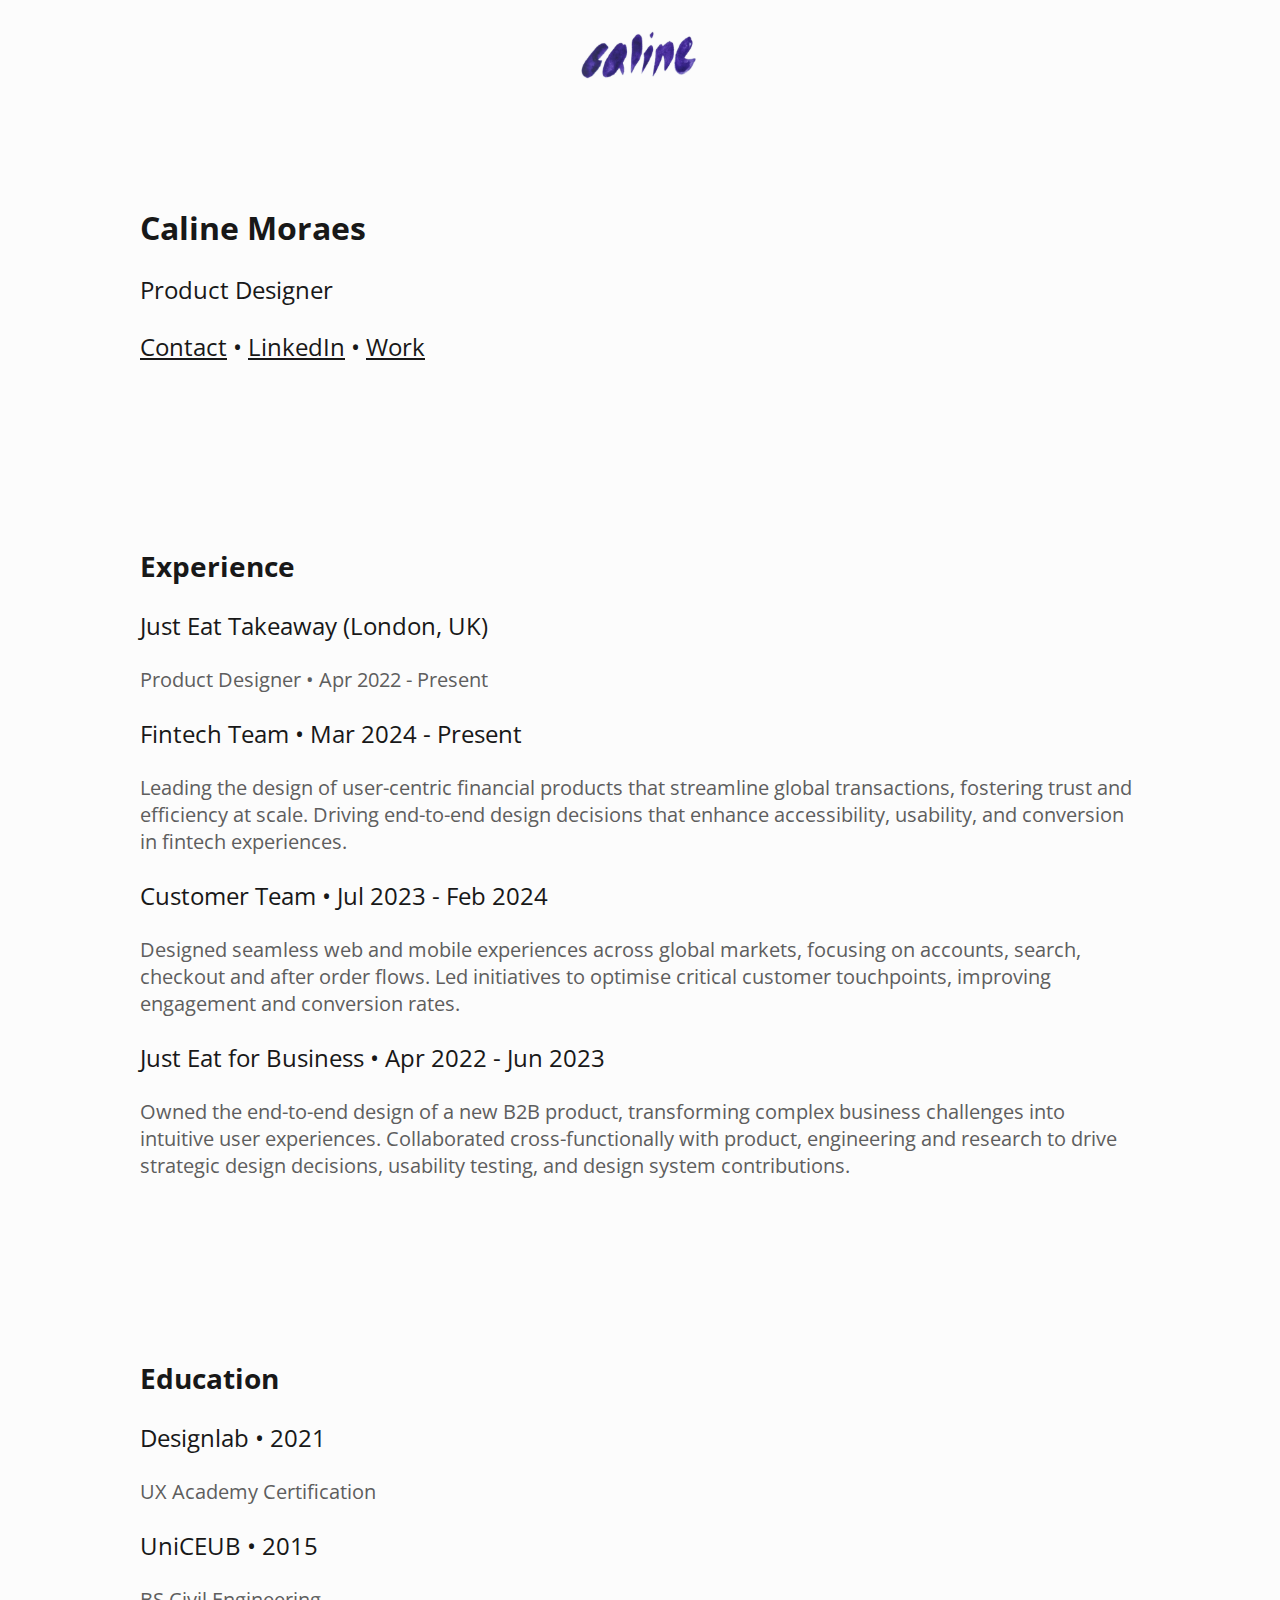
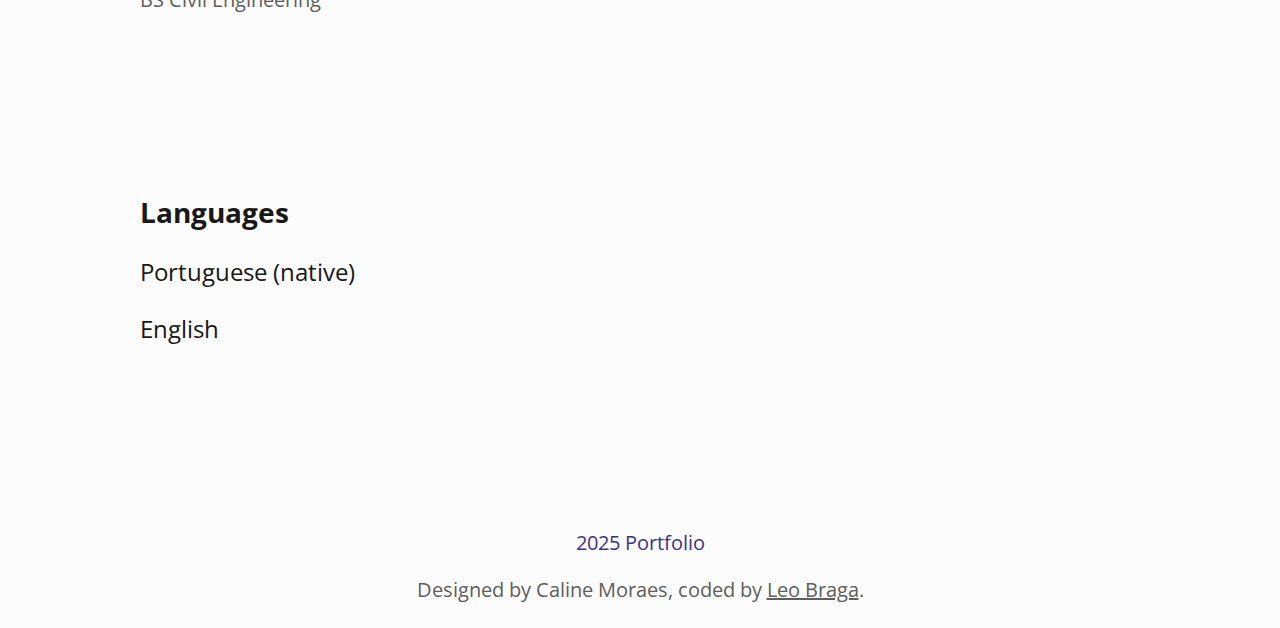
<file: about.html>
<!DOCTYPE html>
<html lang="en">
<head>
  <meta charset="UTF-8">
  <meta name="viewport" content="width=device-width, initial-scale=1.0">
  <link rel="stylesheet" href="styles.css">
  <link href="https://fonts.googleapis.com/css2?family=Open+Sans:wght@400;700&display=swap" rel="stylesheet">
  <title>Caline Moraes • About</title>
</head>
<body>
  <header>
    <img src="images/caline-logo.svg" alt="logo">
  </header>
  <main>
    <section class="hello">
      <h1>Caline Moraes</h1>
      <p>Product Designer</p>
      <p> <a href="mailto:caline.moraes@gmail.com">Contact</a> • <a href="https://www.linkedin.com/in/calinemoraes/" target="_blank" rel="noopener noreferrer">LinkedIn</a> • <a href="https://calinemoraes.github.io/">Work</a></p>
    </section>
    <div>
      <section class="project">
        <h2>Experience</h2>
       <p class="hello-p">Just Eat Takeaway (London, UK)</p>
        <p>Product Designer • Apr 2022 - Present</p>
        <p class="hello-p">Fintech Team • Mar 2024 - Present</p>
            <p>Leading the design of user-centric financial products that streamline global transactions, fostering trust and efficiency at scale. Driving end-to-end design decisions that enhance accessibility, usability, and conversion in fintech experiences.</p>
        <p class="hello-p">Customer Team • Jul 2023 - Feb 2024</p>
            <p>Designed seamless web and mobile experiences across global markets, focusing on accounts, search, checkout and after order flows. Led initiatives to optimise critical customer touchpoints, improving engagement and conversion rates.</p>
        <p class="hello-p">Just Eat for Business • Apr 2022 - Jun 2023</p>
            <p>Owned the end-to-end design of a new B2B product, transforming complex business challenges into intuitive user experiences. Collaborated cross-functionally with product, engineering and research to drive strategic design decisions, usability testing, and design system contributions.</p>
      </section>
      <section class="project">
        <h2>Education</h2>
        <p class="hello-p">Designlab • 2021</p>
        <p>UX Academy Certification</p>
        <p class="hello-p">UniCEUB • 2015</p>
        <p>BS Civil Engineering</p>
      </section>
      <section class="project">
        <h2>Languages</h2>
        <p class="hello-p">Portuguese (native)</p>
        <p class="hello-p">English</p>
      </section>
    </div>
  </main>
  <footer>
    <p>2025 Portfolio</p>
    <p class="small-p">Designed by Caline Moraes, coded by <a href="https://www.linkedin.com/in/lleaob/" target="_blank" rel="noopener noreferrer">Leo Braga</a>.</p>
  </footer>
</body>
</html>
</file>
<file: styles.css>
* {
    font-family: 'Open Sans', sans-serif;;
    background-color: #fcfcfc;
    color: #181818;
}
body {
    max-width: 1000px;
    margin: 2% auto 2% auto;
    /* align-items: center; */
    min-width: 300px;
    padding: 0 5% 0 5%;
}
header {
    display: flex;
    justify-content: center;
}
header img {
    height: 60px;
    justify-content: center;
}
main {
    text-align: left;
}
footer p, footer a{
    text-align: center;
    color: #3f3189;
}
.project img {
    width: 100%;
    height: auto;
}
section {
    margin: 12% 0 12% 0;
    padding: 0px 0 40px 0;
}
p, li {
    font-size: clamp(16px, 2vw, 20px);
    color: #5e5e5e;
}
.hello h1 {
    font-size: clamp(28px, 5vw, 32px);
}
.hello p {
    font-size: clamp(20px, 2vw, 24px);
    color: #181818;
}
h2 {
    font-size: clamp(22px, 4vw, 28px);
}
.hello-p {
    font-size: clamp(20px, 2vw, 24px);
    color: #181818;
}
.small-p, .small-p a {
    font-size: clamp(16px, 2vw, 20px);
    color: #5e5e5e;
}
a {
    text-decoration: none;
    text-decoration: underline;
}
</file>
